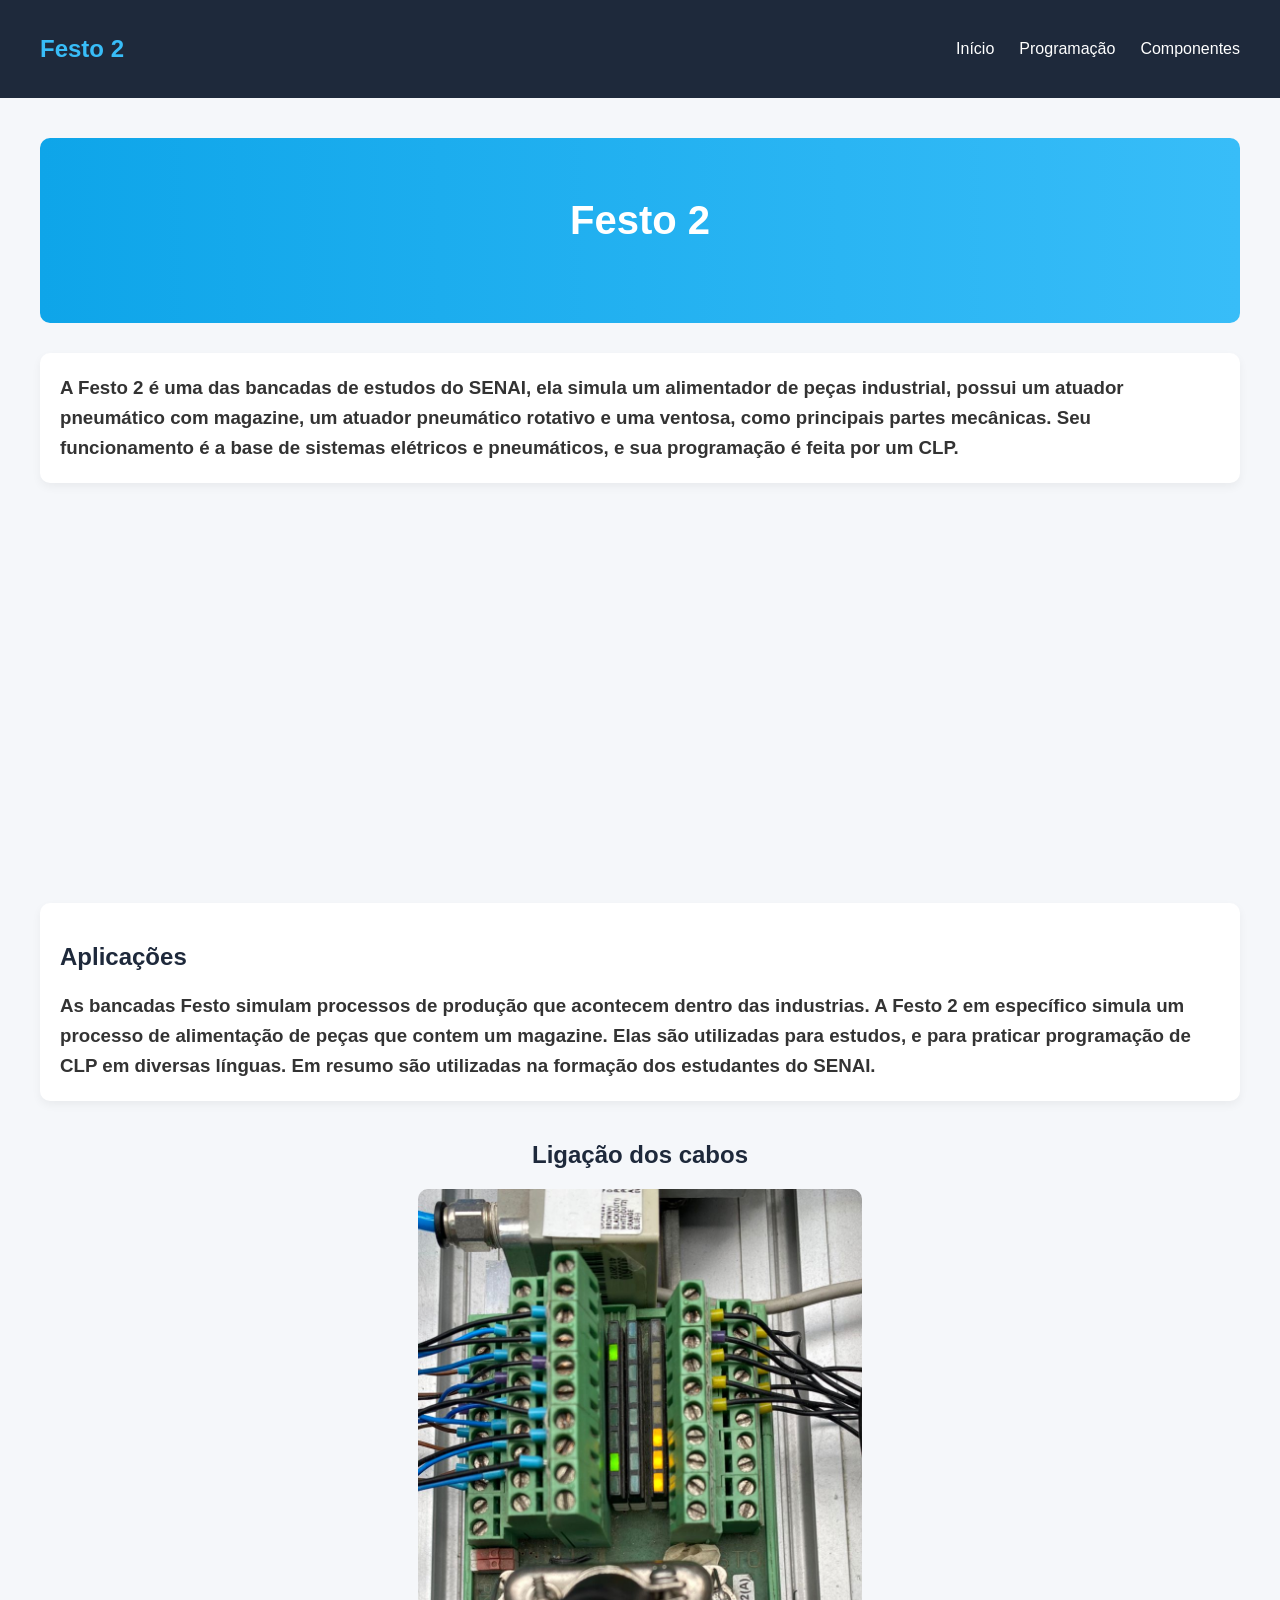
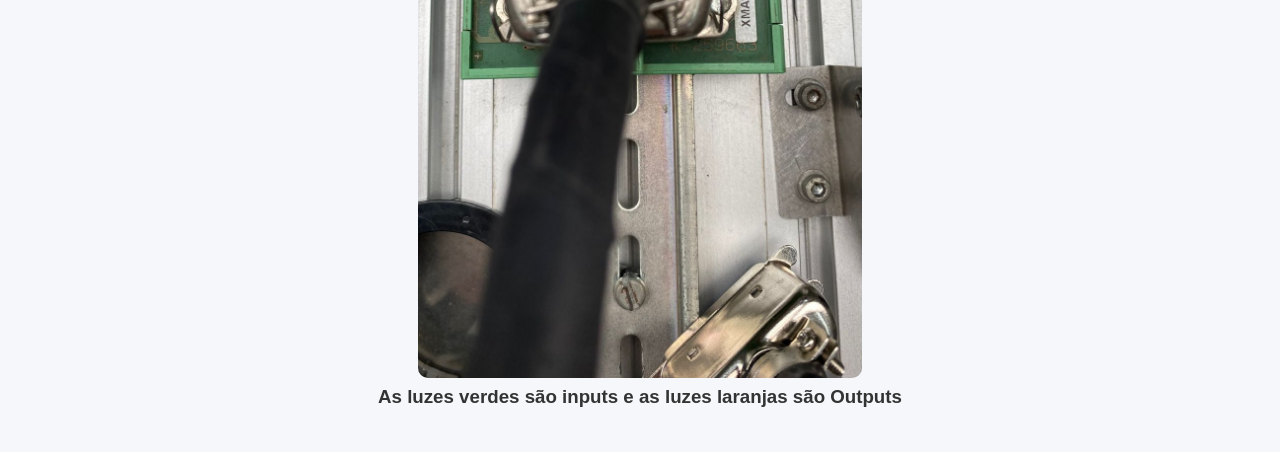
<file: index.html>
<!DOCTYPE html>
<html lang="en">
  <head>
    <meta charset="UTF-8" />
    <meta name="viewport" content="width=device-width, initial-scale=1.0" />
    <title>Document</title>
    <link rel="stylesheet" href="style.css" />
  </head>

  <body>
    <header>
      <nav class="navbar">
        <h2 class="logo">Festo 2</h2>
        <ul class="nav-links">
          <li><a href="index.html">Início</a></li>
          <li><a href="Programacao.html">Programação</a></li>
          <li><a href="Componentes.html">Componentes</a></li>
        </ul>
      </nav>
    </header>
    <main>
      <div id="main-img">
        <h1>Festo 2</h1>
      </div>
      <div class="main-texto">
        <h3>
          A Festo 2 é uma das bancadas de estudos do SENAI, ela simula um
          alimentador de peças industrial, possui um atuador pneumático com
          magazine, um atuador pneumático rotativo e uma ventosa, como
          principais partes mecânicas. Seu funcionamento é a base de sistemas
          elétricos e pneumáticos, e sua programação é feita por um CLP.
        </h3>
      </div>
      <div class="main-video">
        <iframe
          width="690"
          height="360"
          src="https://www.youtube.com/embed/9AWzWv6XrAY"
          title="FESTO 2"
          frameborder="0"
          allow="accelerometer; autoplay; clipboard-write; encrypted-media; gyroscope; picture-in-picture; web-share"
          referrerpolicy="strict-origin-when-cross-origin"
          allowfullscreen
        ></iframe>
      </div>
      <div class="main-texto">
        <h2>Aplicações</h2>
        <h3>
          As bancadas Festo simulam processos de produção que acontecem dentro
          das industrias. A Festo 2 em específico simula um processo de
          alimentação de peças que contem um magazine. Elas são utilizadas para
          estudos, e para praticar programação de CLP em diversas línguas. Em
          resumo são utilizadas na formação dos estudantes do SENAI.
        </h3>
      </div>
      <div id="main-ligacaoCabos">
        <h2>Ligação dos cabos</h2>
        <img
          id="main-ligacaoCabos-img"
          src="./img/bancada distribuicao leds.jpeg"
          alt=""
        />
        <h3>As luzes verdes são inputs e as luzes laranjas são Outputs</h3>
      </div>
    </main>
  </body>
</html>
</file>
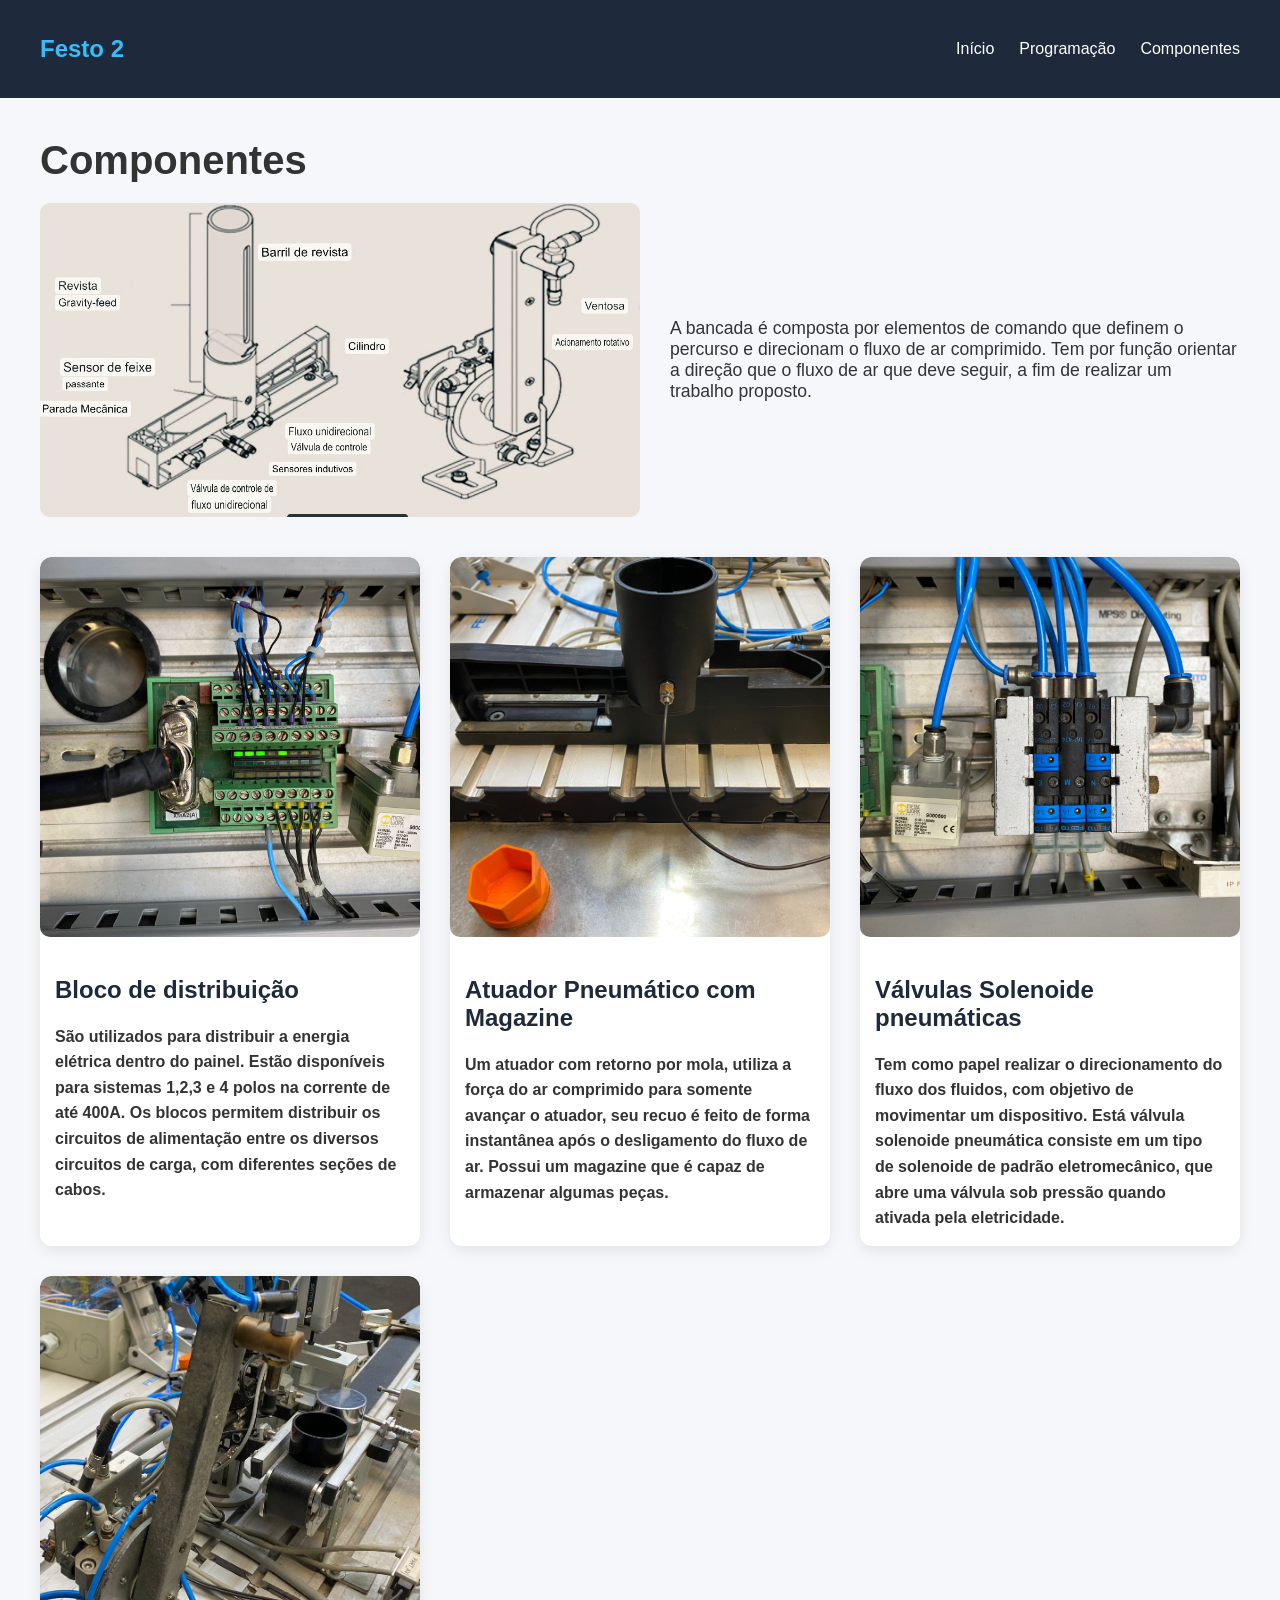
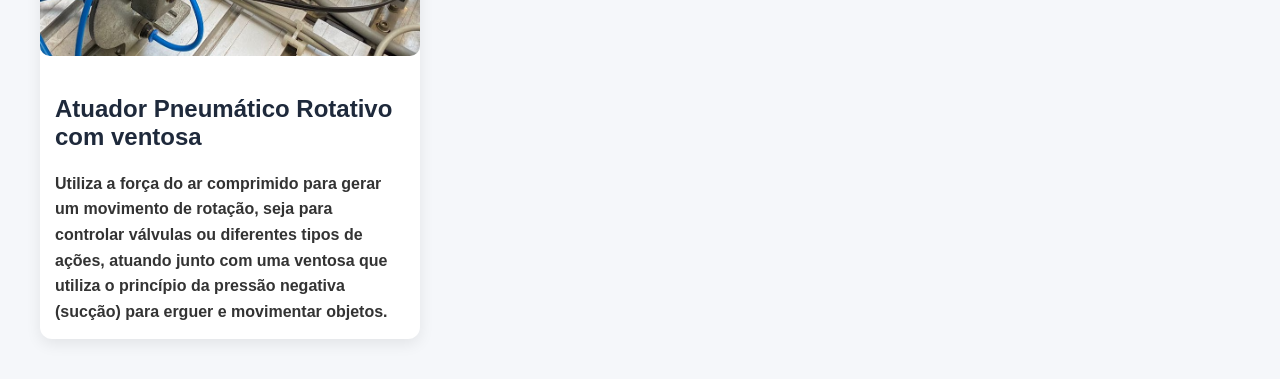
<file: Componentes.html>
<!DOCTYPE html>
<html lang="en">
  <head>
    <meta charset="UTF-8" />
    <meta name="viewport" content="width=device-width, initial-scale=1.0" />
    <title>Document</title>
    <link rel="stylesheet" href="style.css" />
  </head>
  <body>
    <header>
      <nav class="navbar">
        <h2 class="logo">Festo 2</h2>
        <ul class="nav-links">
          <li><a href="index.html">Início</a></li>
          <li><a href="Programacao.html">Programação</a></li>
          <li><a href="Componentes.html">Componentes</a></li>
        </ul>
      </nav>
    </header>
    <main>
      <h1>Componentes</h1>
      <div id="main-img_txt">
        <img src="./img/img-bancada.jpg" alt="" />
        <div id="txt">
          A bancada é composta por elementos de comando que definem o percurso e
          direcionam o fluxo de ar comprimido. Tem por função orientar a direção
          que o fluxo de ar que deve seguir, a fim de realizar um trabalho
          proposto.
        </div>
      </div>

      <div id="sec-img_informative">
        <div class="img_txt">
          <img src="./img/img-bancada-distribuicao.jpg" alt="" />
          <div class="informative-txt">
            <h2>Bloco de distribuição</h2>
            <h4>
              São utilizados para distribuir a energia elétrica dentro do
              painel. Estão disponíveis para sistemas 1,2,3 e 4 polos na
              corrente de até 400A. Os blocos permitem distribuir os circuitos
              de alimentação entre os diversos circuitos de carga, com
              diferentes seções de cabos.
            </h4>
          </div>
        </div>
        <div class="img_txt">
          <img src="./img/img-atuador-pneumatico.jpg" alt="" />
          <div class="informative-txt">
            <h2>Atuador Pneumático com Magazine</h2>
            <h4>
              Um atuador com retorno por mola, utiliza a força do ar comprimido
              para somente avançar o atuador, seu recuo é feito de forma
              instantânea após o desligamento do fluxo de ar. Possui um magazine
              que é capaz de armazenar algumas peças.
            </h4>
          </div>
        </div>
        <div class="img_txt">
          <img src="./img/img-valvula-solenoide.jpg" alt="" />
          <div class="informative-txt">
            <h2>Válvulas Solenoide pneumáticas</h2>
            <h4>
              Tem como papel realizar o direcionamento do fluxo dos fluidos, com
              objetivo de movimentar um dispositivo. Está válvula solenoide
              pneumática consiste em um tipo de solenoide de padrão
              eletromecânico, que abre uma válvula sob pressão quando ativada
              pela eletricidade.
            </h4>
          </div>
        </div>
        <div class="img_txt">
          <img src="./img/img-atuador-pneumatico-rotativo.jpg" alt="" />
          <div class="informative-txt">
            <h2>Atuador Pneumático Rotativo com ventosa</h2>
            <h4>
              Utiliza a força do ar comprimido para gerar um movimento de
              rotação, seja para controlar válvulas ou diferentes tipos de
              ações, atuando junto com uma ventosa que utiliza o princípio da
              pressão negativa (sucção) para erguer e movimentar objetos.
            </h4>
          </div>
        </div>
      </div>
    </main>
  </body>
</html>
</file>
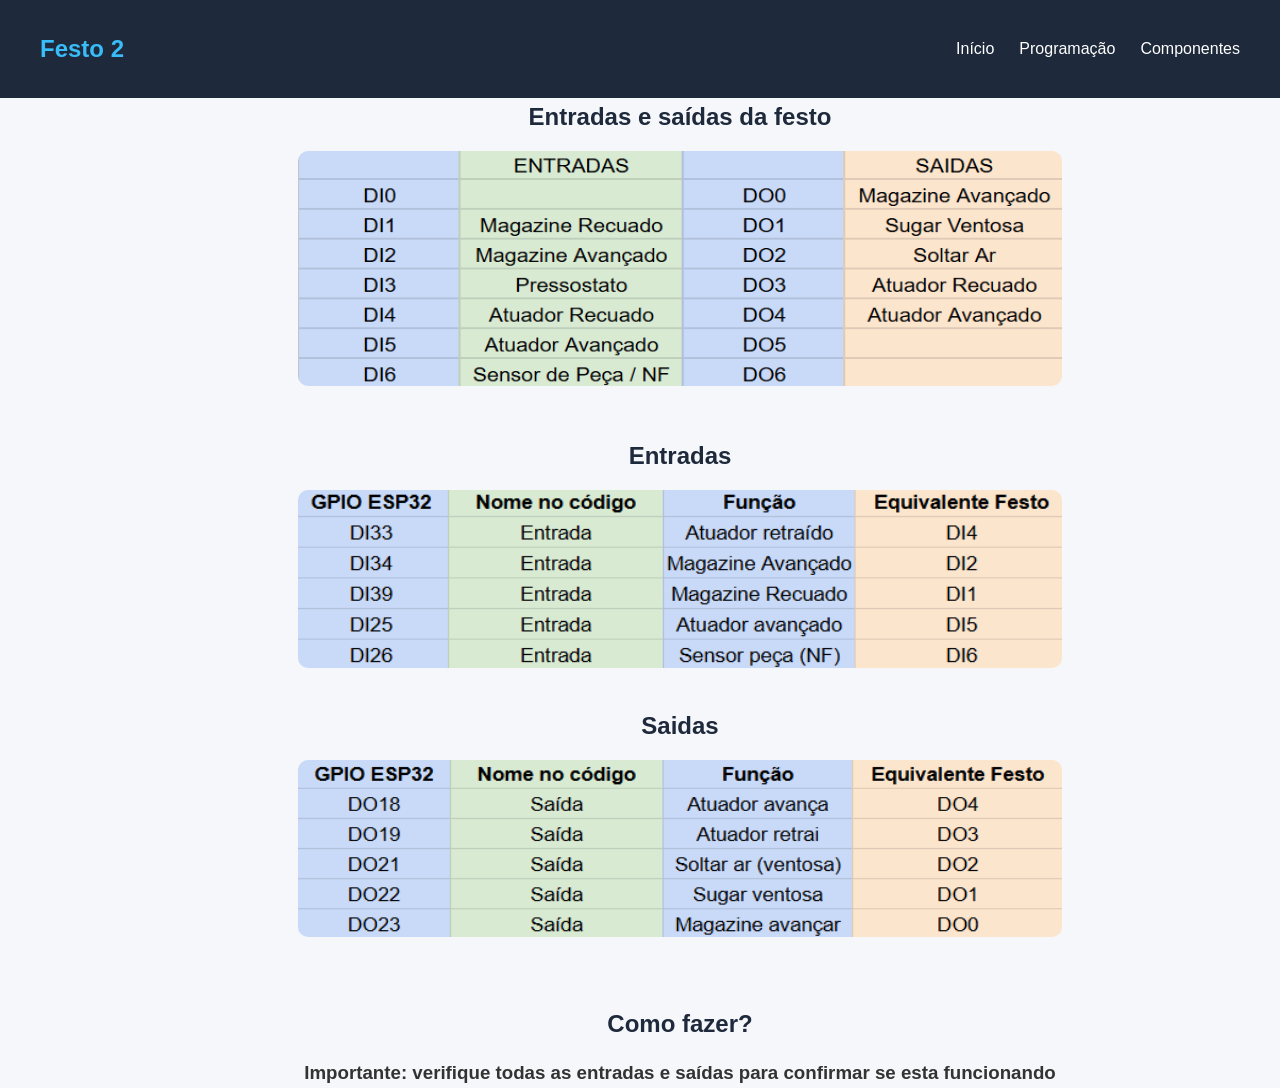
<file: Programacao.html>
<!DOCTYPE html>
<html lang="en">
  <head>
    <meta charset="UTF-8" />
    <meta name="viewport" content="width=device-width, initial-scale=1.0" />
    <title>Document</title>
    <link rel="stylesheet" href="style.css" />
  </head>
  <body>
    <header>
      <nav class="navbar">
        <h2 class="logo">Festo 2</h2>
        <ul class="nav-links">
          <li><a href="index.html">Início</a></li>
          <li><a href="Programacao.html">Programação</a></li>
          <li><a href="Componentes.html">Componentes</a></li>
        </ul>
      </nav>
    </header>
    <main>
      <div id="all-main-program">
        <div class="main-entradas">
          <h2>Entradas e saídas da festo</h2>
          <img class="main-img" src="./img/tabela de ligacoes.png" alt="" />
        </div>
        <div class="main-entradas">
          <h2>Entradas</h2>
          <img class="main-img" src="./img/tabela inputs.png" alt="" />
        </div>
        <div class="main-entradas">
          <h2>Saidas</h2>
          <img class="main-img" src="./img/tabela outputs.png" alt="" />
        </div>
        <div id="main-entradas">
          <h2>Como fazer?</h2>
          <h3>
            Importante: verifique todas as entradas e saídas para confirmar se
            esta funcionando
          </h3>
        </div>
      </div>
    </main>
  </body>
</html>
</file>
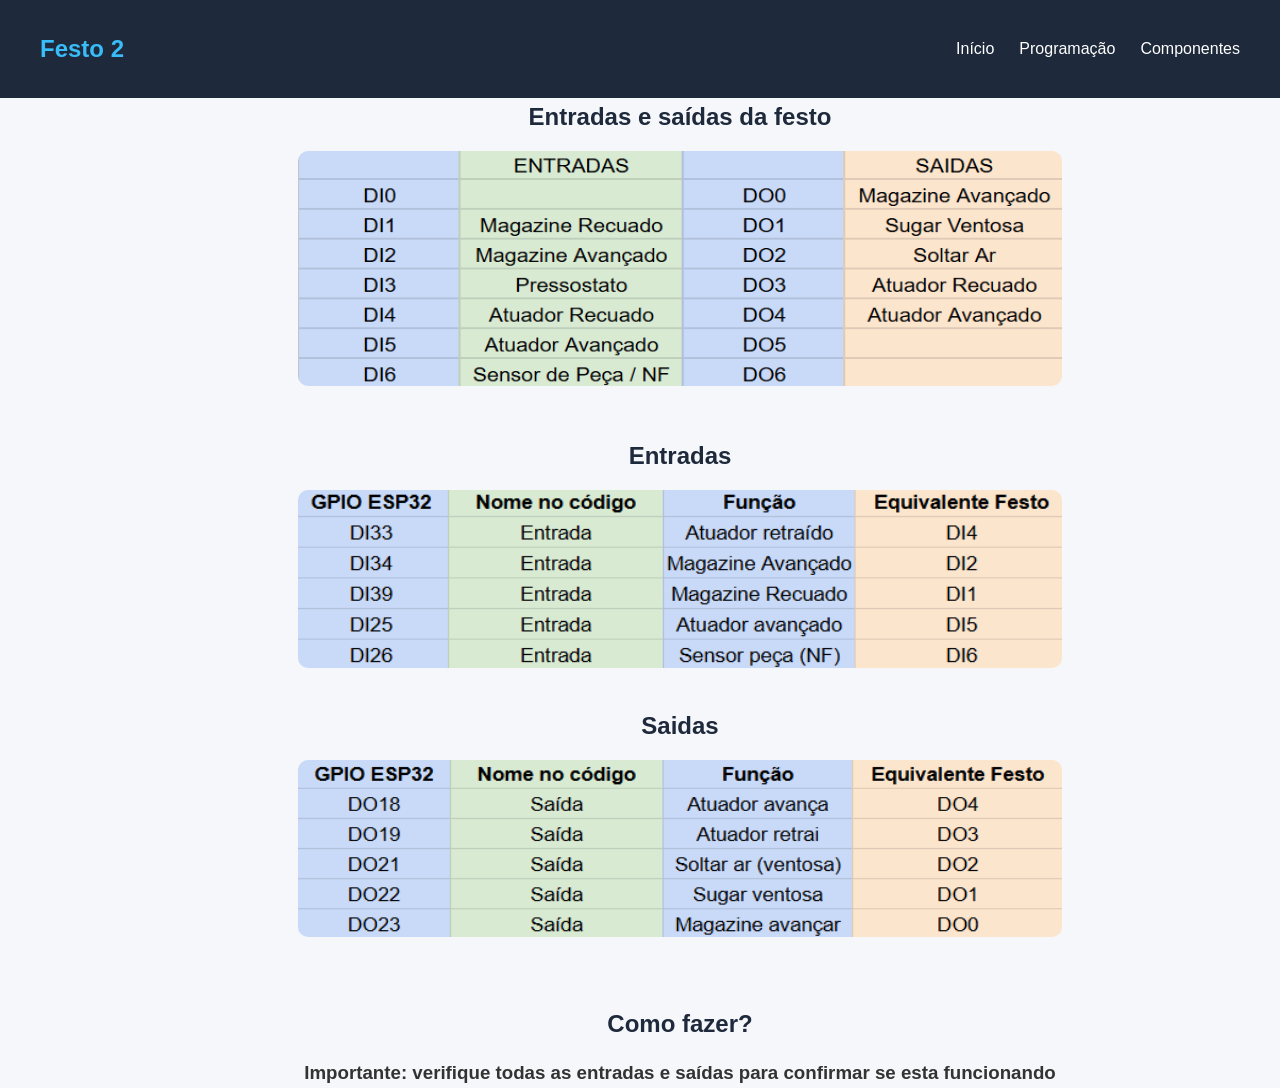
<file: programacao.html>
<!DOCTYPE html>
<html lang="en">
  <head>
    <meta charset="UTF-8" />
    <meta name="viewport" content="width=device-width, initial-scale=1.0" />
    <title>Document</title>
    <link rel="stylesheet" href="style.css" />
  </head>
  <body>
    <header>
      <nav class="navbar">
        <h2 class="logo">Festo 2</h2>
        <ul class="nav-links">
          <li><a href="index.html">Início</a></li>
          <li><a href="programacao.html">Programação</a></li>
          <li><a href="Componentes.html">Componentes</a></li>
        </ul>
      </nav>
    </header>
    <main>
      <div id="all-main-program">
        <div class="main-entradas">
          <h2>Entradas e saídas da festo</h2>
          <img class="main-img" src="./img/tabela de ligacoes.png" alt="" />
        </div>
        <div class="main-entradas">
          <h2>Entradas</h2>
          <img class="main-img" src="./img/tabela inputs.png" alt="" />
        </div>
        <div class="main-entradas">
          <h2>Saidas</h2>
          <img class="main-img" src="./img/tabela outputs.png" alt="" />
        </div>
        <div id="main-entradas">
          <h2>Como fazer?</h2>
          <h3>
            Importante: verifique todas as entradas e saídas para confirmar se
            esta funcionando
          </h3>
        </div>
      </div>
    </main>
  </body>
</html>
</file>
<file: style.css>
/* RESET */
* {
  margin: 0;
  padding: 0;
  box-sizing: border-box;
  font-family: Arial, Helvetica, sans-serif;
}

/* BODY */
body {
  background-color: #f5f7fa;
  color: #333;
}

/* HEADER */
header {
  background-color: #1e293b;
  padding: 15px 40px;
}

.navbar {
  display: flex;
  justify-content: space-between;
  align-items: center;
}

.logo {
  color: #38bdf8;
}

.nav-links {
  list-style: none;
  display: flex;
  gap: 25px;
}

.nav-links a {
  text-decoration: none;
  color: white;
  transition: 0.3s;
  font-weight: 500;
}

.nav-links a:hover {
  color: #38bdf8;
}

/* MAIN */
main {
  padding: 40px;
}

/* TITULOS */
h1 {
  font-size: 2.5rem;
  margin-bottom: 20px;
}

h2 {
  margin: 20px 0;
  color: #1e293b;
}

h3,
h4 {
  line-height: 1.6;
}

/* IMAGEM PRINCIPAL */
#main-img {
  background: linear-gradient(to right, #0ea5e9, #38bdf8);
  color: white;
  padding: 60px;
  border-radius: 10px;
  text-align: center;
  margin-bottom: 30px;
}

/* TEXTOS */
.main-texto {
  margin-bottom: 30px;
  background: white;
  padding: 20px;
  border-radius: 10px;
  box-shadow: 0 4px 10px rgba(0, 0, 0, 0.05);
}

/* VIDEO */
.main-video {
  display: flex;
  justify-content: center;
  margin: 30px 0;
}

/* IMAGENS */
img {
  max-width: 100%;
  border-radius: 10px;
}

#main-ligacaoCabos-img {
  width: 50%;
  max-width: 444px;
  min-width: 300px;
}

.main-entradas {
  width: 80%;
  height: 90%;

  display: flex;
  justify-content: center;
  align-items: center;
  flex-direction: column;
  padding: 8px;
}
.main-img {
  width: 80%;
  height: 70%;
  max-width: 764px;
}

#all-main-program {
  width: 100vw;
  height: 70vh;
  display: flex;
  justify-content: center;
  align-items: center;
  flex-direction: column;
  margin-top: 120px;
}

/* SEÇÕES */
#main-ligacaoCabos,
#main-entradas {
  margin-top: 40px;
  text-align: center;
}

/* COMPONENTES */
#main-img_txt {
  display: flex;
  gap: 30px;
  align-items: center;
  margin-bottom: 40px;
}

#main-img_txt img {
  width: 50%;
}

#txt {
  font-size: 1.1rem;
}

/* GRID COMPONENTES */
#sec-img_informative {
  display: grid;
  grid-template-columns: repeat(auto-fit, minmax(300px, 1fr));
  gap: 30px;
}

.img_txt {
  background: white;
  border-radius: 12px;
  overflow: hidden;
  box-shadow: 0 5px 15px rgba(0, 0, 0, 0.08);
  transition: 0.3s;
}

.img_txt:hover {
  transform: translateY(-5px);
}

.img_txt img {
  width: 100%;
}

.informative-txt {
  padding: 15px;
}

/* RESPONSIVO */
@media (max-width: 768px) {
  #main-img_txt {
    flex-direction: column;
  }

  .nav-links {
    flex-direction: column;
    gap: 10px;
  }
}
</file>
